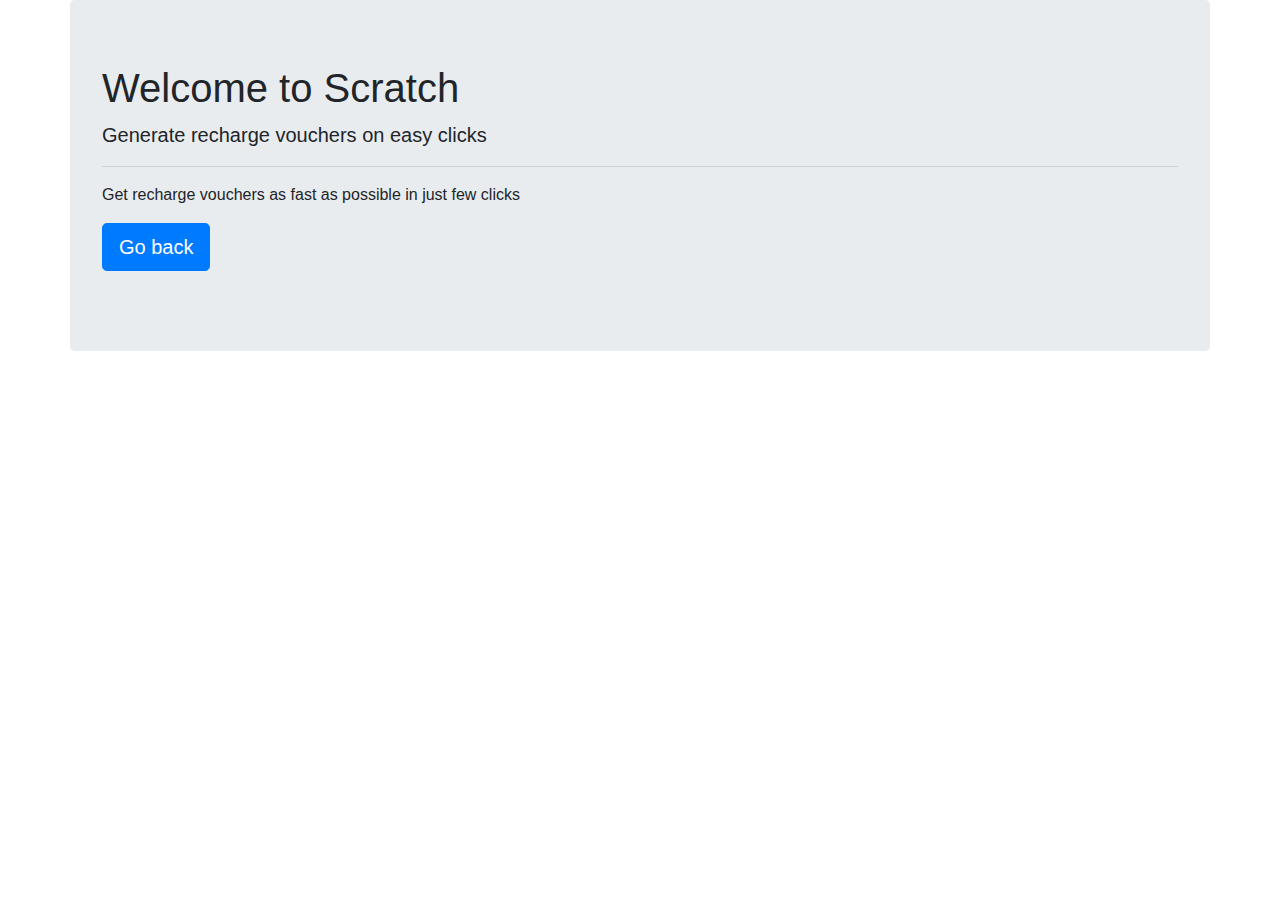
<file: nextrated/about.html>
<!DOCTYPE html>
<html lang="en">
<head>
    <meta charset="UTF-8">
    <meta name="viewport" content="width=device-width, initial-scale=1.0">
    <meta http-equiv="X-UA-Compatible" content="ie=edge">
    <link href="https://stackpath.bootstrapcdn.com/bootstrap/4.3.1/css/bootstrap.min.css" rel="stylesheet" integrity="sha384-ggOyR0iXCbMQv3Xipma34MD+dH/1fQ784/j6cY/iJTQUOhcWr7x9JvoRxT2MZw1T" crossorigin="anonymous">
    <title>About us</title>
</head>
<body style=" width: 100%; margin:0 auto;">
    <div class="jumbotron container">
            <h1 class="display-6">Welcome to Scratch</h1>
            <p class="lead">Generate recharge vouchers on easy clicks</p>
            <hr class="my-6">
            <p>Get recharge vouchers as fast as possible in just few clicks</p>
            <p class="lead">
                <a class="btn btn-primary btn-lg" href="index.html" role="button">Go back</a>
            </p>
    </div>
</body>
</html>
</file>
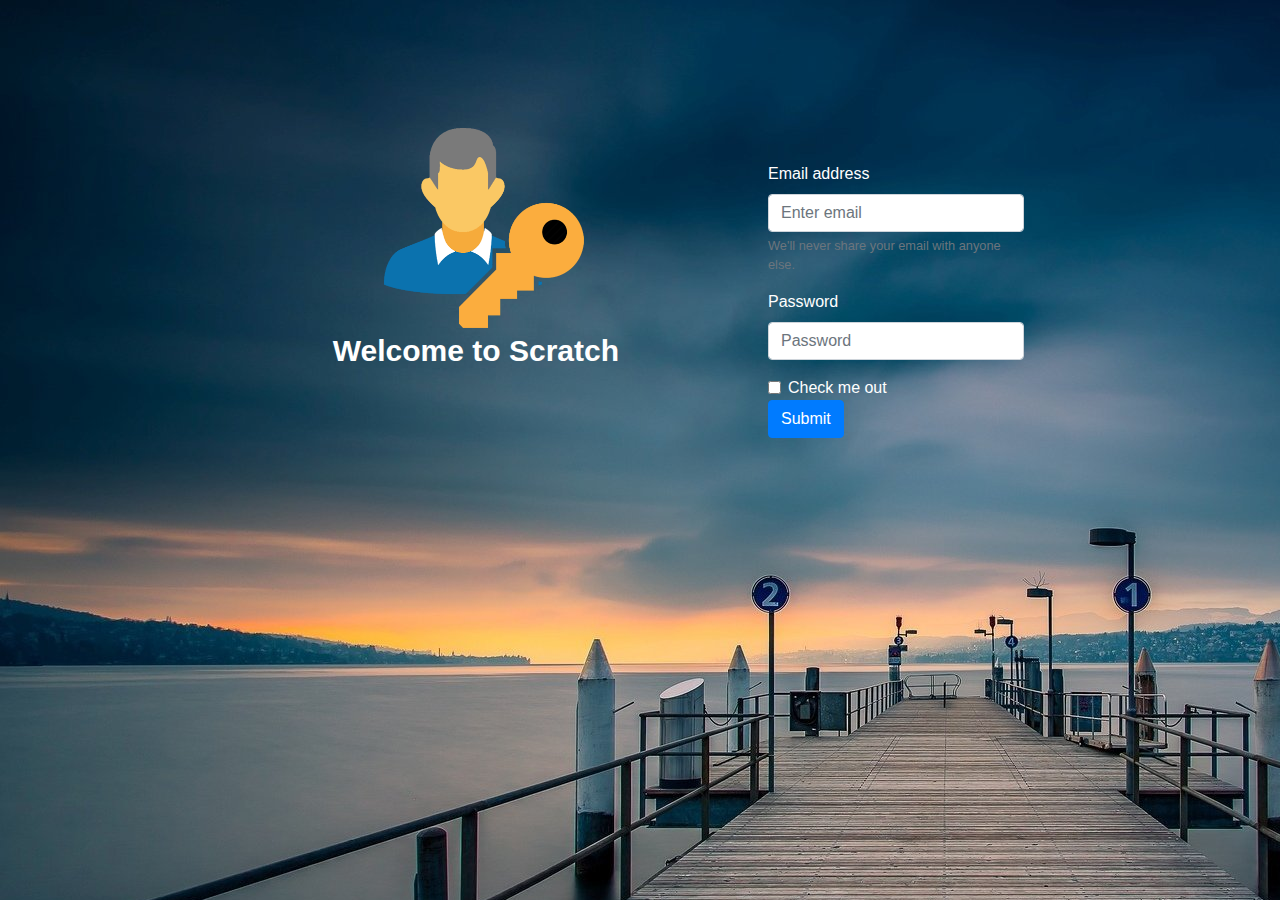
<file: nextrated/landing.html>
<!DOCTYPE html>
<html lang="en">
<head>
    <meta charset="UTF-8">
    <meta name="viewport" content="width=device-width, initial-scale=1.0">
    <meta http-equiv="X-UA-Compatible" content="ie=edge">
    <link rel="stylesheet" href="https://stackpath.bootstrapcdn.com/bootstrap/4.3.1/css/bootstrap.min.css" integrity="sha384-ggOyR0iXCbMQv3Xipma34MD+dH/1fQ784/j6cY/iJTQUOhcWr7x9JvoRxT2MZw1T" crossorigin="anonymous">
    <link rel="stylesheet" href=" https://cdnjs.cloudflare.com/ajax/libs/twitter-bootstrap/4.1.3/css/bootstrap.css">
    <link rel="stylesheet" href="land.css">
    <title>Land scratch</title>
</head>
<body>
    <div>
        <img src="img/login.png" alt="admin image" class="admin">
        <p>Welcome to Scratch</p>
    </div>
    <form>
            <div class="form-group">
              <label for="exampleInputEmail1">Email address</label>
              <input type="email" class="form-control" id="exampleInputEmail1" aria-describedby="emailHelp" placeholder="Enter email">
              <small id="emailHelp" class="form-text text-muted">We'll never share your email with anyone else.</small>
            </div>
            <div class="form-group">
              <label for="exampleInputPassword1">Password</label>
              <input type="password" class="form-control" id="exampleInputPassword1" placeholder="Password">
            </div>
            <div class="form-check">
              <input type="checkbox" class="form-check-input" id="exampleCheck1">
              <label class="form-check-label" for="exampleCheck1">Check me out</label>
            </div>
            <button value="Submit" class="btn btn-primary" id="landSubmit">Submit</button>
          </form>

<script src="https://cdnjs.cloudflare.com/ajax/libs/popper.js/1.14.7/umd/popper.min.js" integrity="sha384-UO2eT0CpHqdSJQ6hJty5KVphtPhzWj9WO1clHTMGa3JDZwrnQq4sF86dIHNDz0W1" crossorigin="anonymous"></script>
<script src="https://code.jquery.com/jquery-3.3.1.js"></script>
<script src="landing.js"></script>
</body>
</html>
</file>
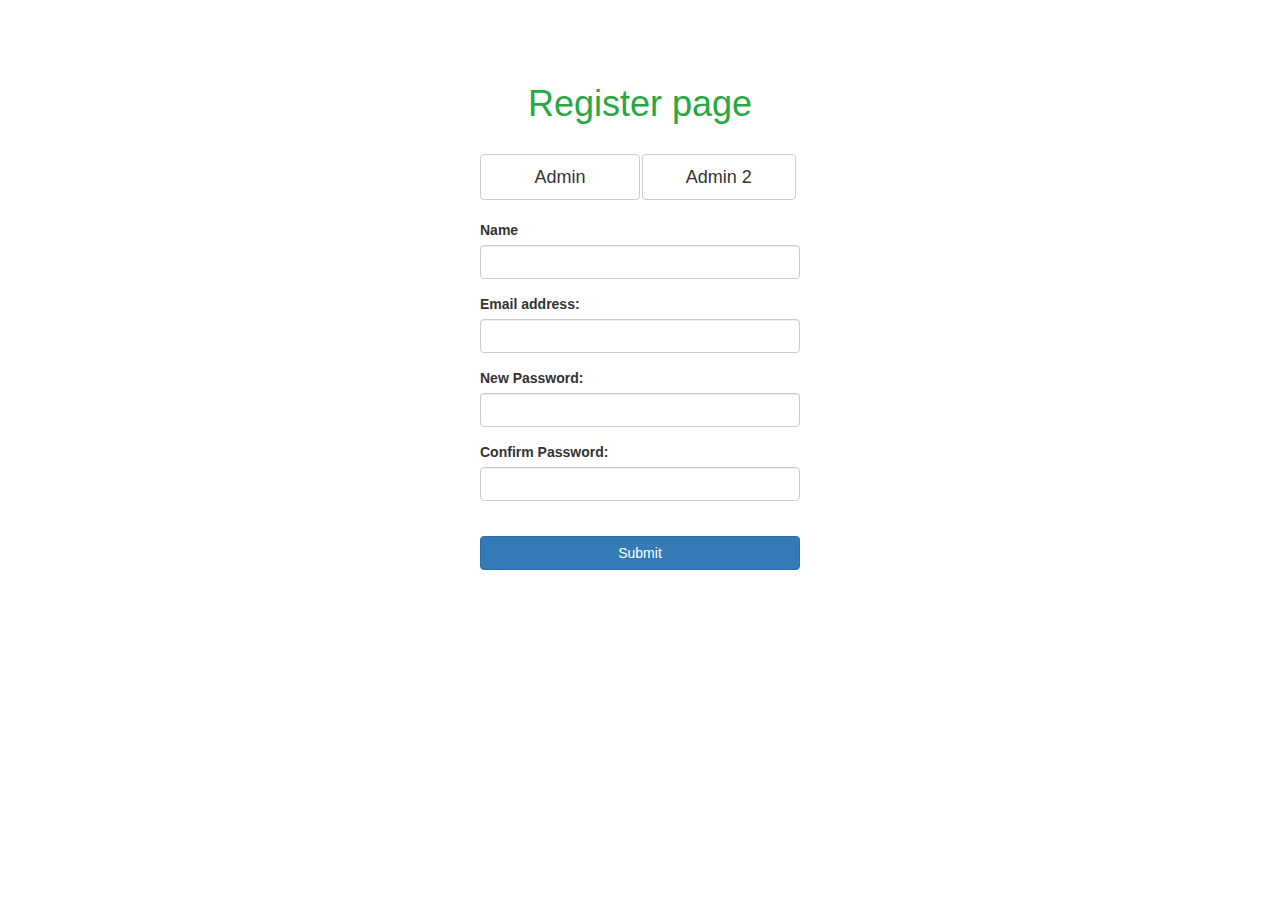
<file: nextrated/settings.html>
<!DOCTYPE html>
    <html lang="en">
    <head>
        <meta charset="UTF-8">
        <meta name="viewport" content="width=device-width, initial-scale=1.0">
        <meta http-equiv="X-UA-Compatible" content="ie=edge">
        <link rel="stylesheet" href="https://stackpath.bootstrapcdn.com/bootstrap/4.3.1/css/bootstrap.min.css" integrity="sha384-ggOyR0iXCbMQv3Xipma34MD+dH/1fQ784/j6cY/iJTQUOhcWr7x9JvoRxT2MZw1T" crossorigin="anonymous">
        <link rel="stylesheet" href=" https://cdnjs.cloudflare.com/ajax/libs/twitter-bootstrap/4.1.3/css/bootstrap.css">
        <link rel="stylesheet" href="https://maxcdn.bootstrapcdn.com/bootstrap/3.3.7/css/bootstrap.min.css">
        <title>settings</title>

    <style type="text/css">
      
    body{
      background-image: url(http://www.joburgchiropractor.co.za/images/background.jpg);
    }

    </style>

    </head>
    <body>

    <div class="container" style="margin-top: 5%;">
      <div class="row">
        <div class="col-sm-4"> </div>
    <div class="col-md-4"> 
    <h1 class="text-center text-success"> Register page</h1>
    <br/>
    <div class="col-sm-12">
    <ul class="nav nav-pills" >
    <li class="" style="width:50%"><a class="btn btn-lg btn-default" data-toggle="tab" href="#home">Admin</a></li>
    <li class=" " style="width:48%"><a class=" btn btn-lg btn-default" data-toggle="tab" href="#menu1">Admin 2</a></li>
    </ul>
    <br/>
    <div class="tab-content">
    <div id="home" class="tab-pane fade in active">  
    <form action="#">
      <div class="form-group">
        <label for="UserName">Name</label>
        <input type="text" class="form-control" id="email">
      </div>
      <div class="form-group">
        <label for="email">Email address:</label>
        <input type="email" class="form-control" id="email">
      </div>
      <div class="form-group">
        <label for="pwd">New Password:</label>
        <input type="password" class="form-control" id="pwd">
      </div>
      <div class="form-group">
        <label for="pwd">Confirm Password:</label>
        <input type="password" class="form-control" id="pwd">
      </div>
    </form>
    <br/>
    <a href="#" class="pull-right btn btn-block btn-primary" > Submit </a>
        </div>
        <div id="menu1" class="tab-pane fade">
    <form action="#">

      <div class="form-group">
        <label for="UserName">Name</label>
        <input type="text" class="form-control" id="email">
      </div>
      
      <div class="form-group">
        <label for="email">Email address:</label>
        <input type="email" class="form-control" id="email">
      </div>

      <div class="form-group">
        <label for="pwd">New Password:</label>
        <input type="password" class="form-control" id="pwd">
      </div>

      <div class="form-group">
        <label for="pwd">Confirm Password:</label>
        <input type="password" class="form-control" id="pwd">
      </div>

    </form>
    <br/>
    <a href="#" class="pull-right btn btn-block btn-success" > Submit   </a>
      </div>
      </div>
      </div>
    </div>
    </div>

           <script src="https://ajax.googleapis.com/ajax/libs/jquery/3.2.1/jquery.min.js"></script>
           <script src="https://maxcdn.bootstrapcdn.com/bootstrap/3.3.7/js/bootstrap.min.js"></script>
          <script src="https://code.jquery.com/jquery-3.3.1.slim.min.js" integrity="sha384-q8i/X+965DzO0rT7abK41JStQIAqVgRVzpbzo5smXKp4YfRvH+8abtTE1Pi6jizo" crossorigin="anonymous"></script>
          <script src="https://stackpath.bootstrapcdn.com/bootstrap/4.3.1/js/bootstrap.min.js" integrity="sha384-JjSmVgyd0p3pXB1rRibZUAYoIIy6OrQ6VrjIEaFf/nJGzIxFDsf4x0xIM+B07jRM" crossorigin="anonymous"></script>
    </body>
    </html>
</file>
<file: nextrated/land.css>
body{
     background-image: url(img/bg1.jpg);
    background-repeat: no-repeat;
}
.admin{
     height: 200px;
     width: 200px;
     margin: 10% 0 0 30%;
}
p{
     color: white;
     font-weight: 600;
     font-family: Arial, Helvetica, sans-serif;
     font-size: 30px;
     margin-left: 26%;
}
form{
     position: absolute;
     top: 18%;
     left: 60%;
     color: white;
     width: 20%;

}
</file>
